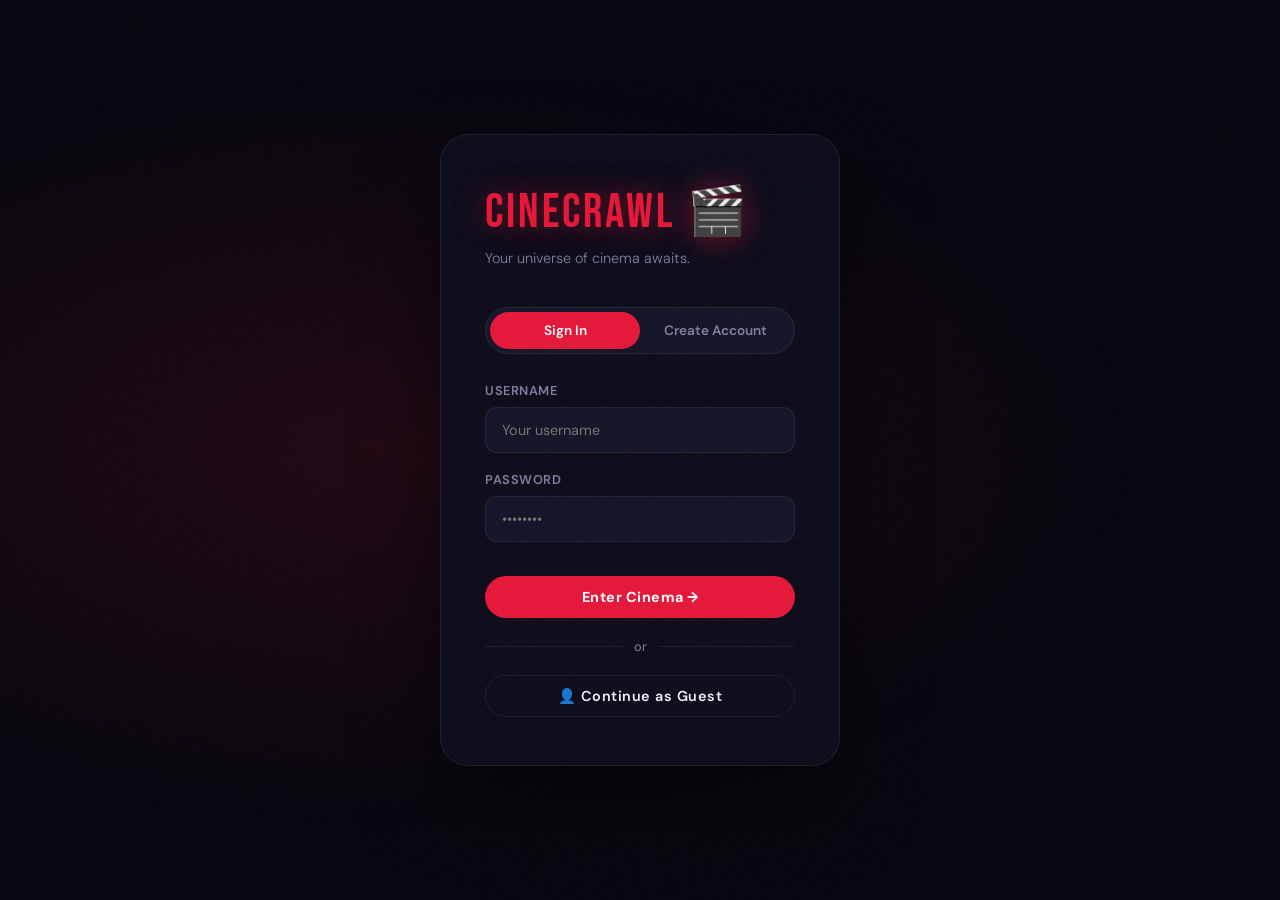
<file: index.html>
<!DOCTYPE html>
<html lang="en">
<head>
  <meta charset="UTF-8">
  <meta name="viewport" content="width=device-width, initial-scale=1">
  <title>CineCrawl | Home</title>
  <link rel="stylesheet" href="style.css">
  <script src="script.js"></script>
</head>
<body>

  <!-- NAVBAR -->
  <nav class="navbar">
    <a href="index.html" class="logo">CineCrawl 🎬</a>
    <div class="nav-links">
      <a href="index.html" class="active">Home</a>
      <a href="crawl.html">The Crawl</a>
      <a href="chatrooms.html">CineRooms</a>
      <div class="nav-search">
        <span class="search-icon">🔍</span>
        <input type="text" id="searchInput" placeholder="Search movies...">
        <div class="search-dropdown" id="searchDropdown"></div>
      </div>
    </div>
    <div style="display:flex; align-items:center; gap:14px;">
      <a href="profile.html">
        <img id="navAvatar" src="" style="width:34px; height:34px; border-radius:50%; border:2px solid var(--neon-red);">
      </a>
      <button onclick="logout()" class="btn-outline" style="padding:8px 16px; font-size:0.8rem;">Logout</button>
    </div>
  </nav>

  <!-- HERO SECTION -->
  <div class="hero" style="padding-top:120px;">
    <p style="font-size:0.8rem; letter-spacing:3px; color:var(--neon-red); font-weight:700; margin-bottom:12px;">WELCOME TO</p>
    <h1 class="hero-tagline">Your <span>Cinema</span><br>Universe</h1>
    <p class="hero-sub">Discover films by mood, franchise, or vibe. Built for the serious movie lover.</p>
    <div style="display:flex; gap:14px; flex-wrap:wrap;">
      <a href="crawl.html" class="btn-glow">Start The Crawl →</a>
      <a href="profile.html" class="btn-outline">My Profile</a>
    </div>
  </div>

  <!-- STUDIOS / FRANCHISES SECTION -->
  <div class="studio-section">
    <h2 class="section-title">🎬 Explore <span>Universes</span></h2>
    <div class="studio-grid" id="studioGrid"></div>
  </div>

  <!-- TRENDING THIS WEEK -->
  <section class="row">
    <div class="row-header">
      <h2 class="section-title" style="margin:0;">🔥 Trending <span>This Week</span></h2>
      <a href="results.html?mode=trending" class="see-all">See All →</a>
    </div>
    <div class="horizontal-scroll" id="trendingRow">
      <div class="loader"><span></span><span></span><span></span></div>
    </div>
  </section>

  <!-- TOP RATED -->
  <section class="row">
    <div class="row-header">
      <h2 class="section-title" style="margin:0;">⭐ Top <span>Rated</span></h2>
      <a href="results.html?mode=toprated" class="see-all">See All →</a>
    </div>
    <div class="horizontal-scroll" id="topRatedRow">
      <div class="loader"><span></span><span></span><span></span></div>
    </div>
  </section>

  <!-- EVERGREEN MOVIES -->
  <div class="studio-section" style="padding-top:0;">
    <div style="display:flex; align-items:flex-end; justify-content:space-between; margin-bottom:24px; flex-wrap:wrap; gap:12px;">
      <div>
        <h2 class="section-title" style="margin-bottom:4px;">🌿 <span>Evergreen</span> Movies</h2>
        <p style="color:var(--muted); font-size:0.87rem; font-weight:300;">Timeless classics that never get old — watch them any time, any mood</p>
      </div>
    </div>

    <!-- Category filter tabs for evergreen -->
    <div style="display:flex; gap:10px; flex-wrap:wrap; margin-bottom:24px;" id="evergreenTabs">
      <button class="filter-btn active" onclick="switchEvergreen('all',     this)">All Time</button>
      <button class="filter-btn"        onclick="switchEvergreen('bollywood',this)">🎭 Bollywood</button>
      <button class="filter-btn"        onclick="switchEvergreen('hollywood',this)">🎬 Hollywood</button>
      <button class="filter-btn"        onclick="switchEvergreen('family',   this)">👨‍👩‍👧 Family</button>
      <button class="filter-btn"        onclick="switchEvergreen('animated', this)">🎨 Animated</button>
    </div>

    <!-- Evergreen movie cards (hand-picked classics) -->
    <div style="display:grid; grid-template-columns:repeat(auto-fill, minmax(160px,1fr)); gap:16px;" id="evergreenGrid"></div>
  </div>

  <!-- CINEROOMS PREVIEW -->
  <div class="studio-section" style="padding-top:0;">
    <div style="display:flex; align-items:flex-end; justify-content:space-between; margin-bottom:24px; flex-wrap:wrap; gap:12px;">
      <div>
        <h2 class="section-title" style="margin-bottom:4px;">💬 Join <span>CineRooms</span></h2>
        <p style="color:var(--muted); font-size:0.87rem; font-weight:300;">Live communities for every kind of movie fan</p>
      </div>
      <a href="chatrooms.html" class="see-all">Browse All Rooms →</a>
    </div>
    <div style="display:grid; grid-template-columns:repeat(auto-fill, minmax(240px,1fr)); gap:14px;" id="roomsPreview"></div>
    <div style="text-align:center; margin-top:22px;">
      <a href="chatrooms.html" class="btn-glow" style="display:inline-block; text-decoration:none; padding:13px 32px;">＋ Create Your Own Room</a>
    </div>
  </div>

  <!-- NOW PLAYING -->
  <section class="row" style="margin-bottom:80px;">
    <div class="row-header">
      <h2 class="section-title" style="margin:0;">🎟️ Now <span>Playing</span></h2>
    </div>
    <div class="horizontal-scroll" id="nowPlayingRow">
      <div class="loader"><span></span><span></span><span></span></div>
    </div>
  </section>


  <script>
    // List of studios/franchises to show on homepage
    var studios = [
      { id: 420,  name: 'Marvel',       emoji: '🦸' },
      { id: 9993, name: 'DC',           emoji: '🦇' },
      { id: 174,  name: 'Warner Bros',  emoji: '🎥' },
      { id: 521,  name: 'Disney',       emoji: '✨' },
      { id: 33,   name: 'Universal',    emoji: '🌍' },
      { id: 4,    name: 'Paramount',    emoji: '⛰️' },
      { id: 12,   name: 'New Line',     emoji: '💍' },
      { id: 1632, name: 'Lionsgate',    emoji: '🦁' },
      { id: 25,   name: '20th Century', emoji: '🎞️' },
      { id: 7505, name: 'Harry Potter', emoji: '⚡' },
      { id: 923,  name: 'Pixar',        emoji: '🤖' },
      { id: 2,    name: 'Walt Disney',  emoji: '🏰' },
    ];

    // Build the studio grid HTML
    var studioHTML = '';
    for (var i = 0; i < studios.length; i++) {
      var s = studios[i];
      studioHTML += '<div class="studio-bubble" onclick="goToStudio(' + s.id + ', \'' + s.name + '\')">';
      studioHTML += '<span class="studio-emoji">' + s.emoji + '</span>';
      studioHTML += '<span class="studio-name">' + s.name + '</span>';
      studioHTML += '</div>';
    }
    document.getElementById('studioGrid').innerHTML = studioHTML;


    // Load movies from TMDB and put them into a row
    async function loadRow(apiEndpoint, containerId) {
      var data = await tmdbFetch(apiEndpoint);
      var movies = data.results;

      var html = '';
      for (var i = 0; i < movies.length && i < 8; i++)  {
        html += buildCard(movies[i]);
      }
      document.getElementById(containerId).innerHTML = html;
    }

    // Load all three rows
    loadRow('trending/movie/week', 'trendingRow');
    loadRow('movie/top_rated', 'topRatedRow');
    loadRow('movie/now_playing', 'nowPlayingRow');

    // ── EVERGREEN MOVIES ──
    // Hand-picked classic films by category using their TMDB IDs
    var evergreenMovies = [
      // ALL TIME classics
      { id: 278,    title: 'The Shawshank Redemption', year: '1994', emoji: '🏛️',  cat: 'hollywood', poster: '/q6y0Go1tsGEsmtFryDOJo3dEmqu.jpg' },
      { id: 238,    title: 'The Godfather',             year: '1972', emoji: '🤌',  cat: 'hollywood', poster: '/3bhkrj58Vtu7enYsLe1rhdBt4i0.jpg' },
      { id: 424,    title: "Schindler's List",          year: '1993', emoji: '📜',  cat: 'hollywood', poster: '/sF1U4EUQS8YHUYjNl3pMGNIQyr0.jpg' },
      { id: 129,    title: 'Spirited Away',             year: '2001', emoji: '🌊',  cat: 'animated',  poster: '/39wmItIWsg5sZMyRUHLkWBcuVCM.jpg' },
      { id: 19404,  title: 'Dilwale Dulhania Le Jayenge', year: '1995', emoji: '💛', cat: 'bollywood', poster: '/lfRkUr7DYdHldAw3IA0xXHh7Hu3.jpg' },
      { id: 15121,  title: 'Dil Chahta Hai',            year: '2001', emoji: '🎸',  cat: 'bollywood', poster: '/nBEFKpQLqxVZWmkfSTaUlLpXfvY.jpg' },
      { id: 10515,  title: 'Castle in the Sky',         year: '1986', emoji: '🏰',  cat: 'animated',  poster: '/npOnzAbLh6VOIu3naU5g5sGPAbJ.jpg' },
      { id: 120,    title: 'The Lord of the Rings',     year: '2001', emoji: '💍',  cat: 'hollywood', poster: '/6oom5QYQ2yQTMJIbnvbkBL9cHo6.jpg' },
      { id: 862,    title: 'Toy Story',                 year: '1995', emoji: '🤠',  cat: 'family',    poster: '/uXDfjJbdP4ijW5hWSBrPrlKpxab.jpg' },
      { id: 585,    title: 'Monsters, Inc.',            year: '2001', emoji: '👾',  cat: 'family',    poster: '/sgheSKxZkttIe8ONsf2sWXPgip3.jpg' },
      { id: 149870, title: '3 Idiots',                  year: '2009', emoji: '🎓',  cat: 'bollywood', poster: '/66A9MqXZyHKAaU0sK6sHRDLJhtX.jpg' },
      { id: 78,     title: 'Goodfellas',                year: '1990', emoji: '🔫',  cat: 'hollywood', poster: '/aKuFiU82s5ISJpGZp7YkIr3kCUd.jpg' },
      { id: 497,    title: 'The Green Mile',            year: '1999', emoji: '🕯️', cat: 'hollywood', poster: '/8VG8fDNiy50H4FedGwdSVUPoaJe.jpg' },
      { id: 769,    title: 'GoodWill Hunting',          year: '1997', emoji: '📐',  cat: 'hollywood', poster: '/bABCBKYBK7A5G1x0FzoeoNfuj2.jpg' },
      { id: 98,     title: 'Gladiator',                 year: '2000', emoji: '⚔️', cat: 'hollywood', poster: '/ty8TGRuvJLPUmAR1H1nRIsgwvim.jpg' },
      { id: 372058, title: 'Your Name',                 year: '2016', emoji: '🌠',  cat: 'animated',  poster: '/q719jXXEzOoYaps6babgKnONONX.jpg' },
      { id: 264644, title: 'Room',                      year: '2015', emoji: '🚪',  cat: 'hollywood', poster: '/mFQs5HTmMiZMvAuDqJxKSJLsIlF.jpg' },
      { id: 9806,   title: 'The Incredibles',           year: '2004', emoji: '🦸',  cat: 'family',    poster: '/2LqaLgk4Z226KkgPJuiOQ58ShpS.jpg' },
      { id: 12477,  title: 'Grave of the Fireflies',   year: '1988', emoji: '🕯️', cat: 'animated',  poster: '/k9tv1rXZbOhH7eiCk378x61kNQ1.jpg' },
      { id: 121,    title: 'The Lord of the Rings: Two Towers', year: '2002', emoji: '🧙', cat: 'hollywood', poster: '/5VTN0pR8gcqV3EPUHHfMGnJYbd9.jpg' },
    ];

    // Which category is currently showing
    var currentEvergreenCat = 'all';

    // Show evergreen movies filtered by category
    function showEvergreenMovies(cat) {
      var grid = document.getElementById('evergreenGrid');
      grid.innerHTML = '';

      for (var i = 0; i < evergreenMovies.length; i++) {
        var movie = evergreenMovies[i];

        // If a specific category is chosen, skip movies not in it
        if (cat != 'all' && movie.cat != cat) {
          continue;
        }

        var posterUrl = 'https://via.placeholder.com/160x240/10101e/888?text=' + encodeURIComponent(movie.title);
        if (movie.poster != null) {
          posterUrl = 'https://image.tmdb.org/t/p/w300' + movie.poster;
        }

        // Each evergreen card — clicking opens details page
        var cardHTML = '';
        cardHTML += '<div onclick="goToDetails(' + movie.id + ')" style="cursor:pointer; position:relative; border-radius:14px; overflow:hidden; border:1px solid var(--border); background:var(--surface); transition:all 0.25s;" ';
        cardHTML += 'onmouseover="this.style.transform=\'translateY(-6px)\'; this.style.borderColor=\'rgba(229,25,58,0.5)\'; this.style.boxShadow=\'0 16px 40px rgba(0,0,0,0.4)\'" ';
        cardHTML += 'onmouseout="this.style.transform=\'\'; this.style.borderColor=\'var(--border)\'; this.style.boxShadow=\'\'">';

        // Poster image
        cardHTML += '<img src="' + posterUrl + '" style="width:100%; aspect-ratio:2/3; object-fit:cover; display:block;" onerror="this.src=\'https://via.placeholder.com/160x240/10101e/888?text=No+Poster\'">';

        // Classic badge
        cardHTML += '<div style="position:absolute; top:8px; left:8px; background:rgba(245,200,66,0.9); color:#000; font-size:0.62rem; font-weight:800; padding:3px 8px; border-radius:50px; letter-spacing:0.5px;">CLASSIC</div>';

        // Title and year
        cardHTML += '<div style="padding:10px 12px 14px;">';
        cardHTML += '<h4 style="font-size:0.82rem; font-weight:700; margin-bottom:3px; color:var(--text);">' + movie.title + '</h4>';
        cardHTML += '<p style="font-size:0.75rem; color:var(--muted);">' + movie.emoji + ' ' + movie.year + '</p>';
        cardHTML += '</div>';

        cardHTML += '</div>';

        grid.innerHTML += cardHTML;
      }

      // If no movies found for this filter
      if (grid.innerHTML == '') {
        grid.innerHTML = '<p style="color:var(--muted); padding:20px;">No movies found for this category.</p>';
      }
    }

    // Switch evergreen category tab
    function switchEvergreen(cat, buttonEl) {
      currentEvergreenCat = cat;

      // Remove active class from all tab buttons
      var tabs = document.getElementById('evergreenTabs').querySelectorAll('button');
      for (var i = 0; i < tabs.length; i++) {
        tabs[i].classList.remove('active');
      }
      buttonEl.classList.add('active');

      showEvergreenMovies(cat);
    }

    // Show all evergreen movies on page load
    showEvergreenMovies('all');


    // Featured chat rooms preview
    var featuredRooms = [
      { id:'marvel-mcu',   name:'Marvel Universe',  desc:'MCU movies, theories & spoilers',           emoji:'🦸', members:1284, color:'#e23636', hot:true  },
      { id:'dc-fans',      name:'DC Universe',       desc:'Batman, Superman & the DC multiverse',       emoji:'🦇', members:876,  color:'#3b5bdb', hot:false },
      { id:'horror-hub',   name:'Horror Hub',        desc:'Scary movies, slashers & psychological horror', emoji:'💀', members:543, color:'#7b2d8b', hot:false },
      { id:'bollywood',    name:'Bollywood Lounge',  desc:'Hindi cinema classics to blockbusters',     emoji:'🎭', members:721,  color:'#e67e22', hot:false },
      { id:'harry-potter', name:'Potterheads',       desc:'The wizarding world & everything magical',  emoji:'⚡', members:934,  color:'#8B4513', hot:true  },
      { id:'sci-fi',       name:'Sci-Fi Sector',     desc:'Interstellar, dystopias & futuristic worlds', emoji:'🚀', members:612, color:'#00a8e8', hot:false },
    ];

    var roomsHTML = '';
    for (var i = 0; i < featuredRooms.length; i++) {
      var room = featuredRooms[i];

      // Format member count: 1284 → 1.3k
      var membersText = room.members;
      if (room.members >= 1000) {
        membersText = (room.members / 1000).toFixed(1) + 'k';
      }

      // Hot badge HTML
      var hotBadge = '';
      if (room.hot) {
        hotBadge = '<span style="background:var(--neon-red); color:#fff; font-size:0.58rem; font-weight:700; padding:2px 6px; border-radius:50px; margin-left:6px;">HOT</span>';
      }

      roomsHTML += '<a href="chatrooms.html" style="text-decoration:none;">';
      roomsHTML += '<div style="background:var(--surface); border:1px solid var(--border); border-radius:16px; padding:18px; cursor:pointer; transition:all 0.25s;" ';
      roomsHTML += 'onmouseover="this.style.borderColor=\'' + room.color + '\'; this.style.transform=\'translateY(-4px)\'" ';
      roomsHTML += 'onmouseout="this.style.borderColor=\'var(--border)\'; this.style.transform=\'\'">';
      roomsHTML += '<div style="display:flex; align-items:center; gap:12px; margin-bottom:10px;">';
      roomsHTML += '<div style="width:44px; height:44px; border-radius:11px; background:' + room.color + '22; display:flex; align-items:center; justify-content:center; font-size:1.4rem;">' + room.emoji + '</div>';
      roomsHTML += '<div style="font-weight:700; font-size:0.9rem;">' + room.name + hotBadge + '</div>';
      roomsHTML += '</div>';
      roomsHTML += '<p style="font-size:0.8rem; color:var(--muted); margin-bottom:10px;">' + room.desc + '</p>';
      roomsHTML += '<p style="font-size:0.75rem; color:#2ecc71;">● ' + membersText + ' members</p>';
      roomsHTML += '</div>';
      roomsHTML += '</a>';
    }
    document.getElementById('roomsPreview').innerHTML = roomsHTML;


    // Set the nav avatar image
    var username = localStorage.getItem('userSession');
    var profileData = localStorage.getItem('cc_profile_' + username);
    var avatarUrl = 'https://api.dicebear.com/7.x/thumbs/svg?seed=' + username;
    if (profileData != null) {
      var profile = JSON.parse(profileData);
      if (profile.avatarUrl != null) {
        avatarUrl = profile.avatarUrl;
      }
    }
    document.getElementById('navAvatar').src = avatarUrl;

    // Init the search bar
    initSearch();
  </script>

</body>
</html>
</file>
<file: style.css>
@import url('https://fonts.googleapis.com/css2?family=Bebas+Neue&family=DM+Sans:ital,opsz,wght@0,9..40,300;0,9..40,400;0,9..40,600;1,9..40,300&display=swap');

:root {
  --bg: #080810;
  --surface: #10101e;
  --surface2: #16162a;
  --border: rgba(255,255,255,0.07);
  --neon-red: #e5193a;
  --neon-red-dim: rgba(229,25,58,0.18);
  --neon-gold: #f5c842;
  --neon-gold-dim: rgba(245,200,66,0.15);
  --text: #f0f0f8;
  --muted: #8080a0;
  --card-w: 180px;
}

* { margin:0; padding:0; box-sizing:border-box; }

html { scroll-behavior: smooth; }

body {
  background: var(--bg);
  color: var(--text);
  font-family: 'DM Sans', sans-serif;
  min-height: 100vh;
  overflow-x: hidden;
}

/* ── NOISE OVERLAY ── */
body::before {
  content:'';
  position:fixed;
  inset:0;
  background-image: url("data:image/svg+xml,%3Csvg viewBox='0 0 200 200' xmlns='http://www.w3.org/2000/svg'%3E%3Cfilter id='n'%3E%3CfeTurbulence type='fractalNoise' baseFrequency='0.75' numOctaves='4' stitchTiles='stitch'/%3E%3C/filter%3E%3Crect width='100%25' height='100%25' filter='url(%23n)' opacity='0.03'/%3E%3C/svg%3E");
  pointer-events:none;
  z-index:9999;
  opacity:0.4;
}

/* ── NAVBAR ── */
.navbar {
  position: fixed;
  top: 0; left: 0; right: 0;
  z-index: 1000;
  display: flex;
  align-items: center;
  justify-content: space-between;
  padding: 0 5%;
  height: 64px;
  background: rgba(8,8,16,0.85);
  backdrop-filter: blur(20px);
  border-bottom: 1px solid var(--border);
}

.logo {
  font-family: 'Bebas Neue', sans-serif;
  font-size: 1.8rem;
  color: var(--neon-red);
  text-decoration: none;
  letter-spacing: 2px;
  text-shadow: 0 0 20px rgba(229,25,58,0.5);
}

.nav-links { display: flex; gap: 28px; align-items: center; }
.nav-links a {
  color: var(--muted);
  text-decoration: none;
  font-size: 0.9rem;
  font-weight: 600;
  letter-spacing: 0.5px;
  transition: color 0.2s;
}
.nav-links a:hover, .nav-links a.active { color: var(--text); }

.nav-search {
  position: relative;
  display: flex;
  align-items: center;
}
.nav-search input {
  background: var(--surface2);
  border: 1px solid var(--border);
  border-radius: 50px;
  padding: 8px 18px 8px 40px;
  color: var(--text);
  font-family: 'DM Sans', sans-serif;
  font-size: 0.85rem;
  width: 220px;
  transition: width 0.3s, border-color 0.3s;
  outline: none;
}
.nav-search input:focus {
  width: 300px;
  border-color: var(--neon-red);
}
.nav-search .search-icon {
  position: absolute;
  left: 14px;
  color: var(--muted);
  font-size: 0.9rem;
  pointer-events: none;
}

/* Search Dropdown */
.search-dropdown {
  position: absolute;
  top: calc(100% + 10px);
  left: 0;
  right: 0;
  background: var(--surface);
  border: 1px solid var(--border);
  border-radius: 12px;
  overflow: hidden;
  display: none;
  z-index: 9000;
  max-height: 400px;
  overflow-y: auto;
  box-shadow: 0 20px 60px rgba(0,0,0,0.6);
}
.search-dropdown.open { display: block; }
.search-result-item {
  display: flex;
  align-items: center;
  gap: 14px;
  padding: 10px 16px;
  cursor: pointer;
  transition: background 0.15s;
  border-bottom: 1px solid var(--border);
}
.search-result-item:hover { background: var(--surface2); }
.search-result-item img {
  width: 36px; height: 54px;
  object-fit: cover;
  border-radius: 6px;
}
.search-result-info h4 { font-size: 0.85rem; }
.search-result-info p { font-size: 0.75rem; color: var(--muted); }

/* ── HERO ── */
.hero {
  padding: 100px 5% 60px;
  min-height: 100vh;
  display: flex;
  flex-direction: column;
  justify-content: center;
}
.hero-tagline {
  font-family: 'Bebas Neue', sans-serif;
  font-size: clamp(3rem, 8vw, 7rem);
  line-height: 0.95;
  color: var(--text);
  max-width: 700px;
}
.hero-tagline span { color: var(--neon-red); }
.hero-sub {
  color: var(--muted);
  font-size: 1.1rem;
  margin: 20px 0 40px;
  max-width: 480px;
  font-weight: 300;
}

/* ── STUDIO GRID ── */
.studio-section { padding: 60px 5%; }
.section-title {
  font-family: 'Bebas Neue', sans-serif;
  font-size: 1.8rem;
  letter-spacing: 2px;
  margin-bottom: 28px;
  color: var(--text);
}
.section-title span { color: var(--neon-red); }

.studio-grid {
  display: grid;
  grid-template-columns: repeat(auto-fill, minmax(140px, 1fr));
  gap: 14px;
}
.studio-bubble {
  background: var(--surface2);
  border: 1px solid var(--border);
  border-radius: 16px;
  padding: 22px 16px;
  text-align: center;
  cursor: pointer;
  transition: all 0.25s;
  font-weight: 600;
  font-size: 0.9rem;
  letter-spacing: 0.3px;
  position: relative;
  overflow: hidden;
}
.studio-bubble::before {
  content: '';
  position: absolute;
  inset: 0;
  background: linear-gradient(135deg, var(--neon-red-dim), transparent);
  opacity: 0;
  transition: opacity 0.3s;
}
.studio-bubble:hover::before { opacity: 1; }
.studio-bubble:hover {
  border-color: var(--neon-red);
  transform: translateY(-4px);
  box-shadow: 0 12px 32px rgba(229,25,58,0.2);
}
.studio-bubble .studio-emoji { font-size: 1.8rem; display: block; margin-bottom: 8px; }
.studio-bubble .studio-name { font-size: 0.85rem; color: var(--muted); }

/* ── HORIZONTAL SCROLL ROW ── */
.row { padding: 40px 0 40px 5%; }
.row-header {
  display: flex;
  align-items: center;
  justify-content: space-between;
  padding-right: 5%;
  margin-bottom: 20px;
}
.horizontal-scroll {
  display: flex;
  gap: 16px;
  overflow-x: auto;
  padding-bottom: 16px;
  scrollbar-width: thin;
  scrollbar-color: var(--neon-red) transparent;
  -webkit-overflow-scrolling: touch;
  padding-right: 5%;
}
.horizontal-scroll::-webkit-scrollbar { height: 4px; }
.horizontal-scroll::-webkit-scrollbar-track { background: transparent; }
.horizontal-scroll::-webkit-scrollbar-thumb { background: var(--neon-red); border-radius: 4px; }

/* ── CARD ── */
.card {
  flex: 0 0 var(--card-w);
  background: var(--surface);
  border-radius: 14px;
  overflow: hidden;
  cursor: pointer;
  position: relative;
  border: 1px solid var(--border);
  transition: transform 0.25s, box-shadow 0.25s;
  animation: fadeUp 0.4s ease both;
}
.card:hover {
  transform: translateY(-8px);
  box-shadow: 0 20px 48px rgba(0,0,0,0.5);
  border-color: rgba(229,25,58,0.3);
}
.card img {
  width: 100%; aspect-ratio: 2/3; object-fit: cover;
  display: block;
}
.card-info {
  padding: 10px 12px 14px;
}
.card-info h4 {
  font-size: 0.82rem;
  font-weight: 600;
  white-space: nowrap;
  overflow: hidden;
  text-overflow: ellipsis;
  color: var(--text);
}
.card-info p { font-size: 0.75rem; color: var(--muted); margin-top: 3px; }

/* ── HEART ICON ── */
.heart {
  position: absolute;
  top: 10px; right: 10px;
  font-size: 1.3rem;
  cursor: pointer;
  z-index: 10;
  line-height: 1;
  filter: drop-shadow(0 2px 4px rgba(0,0,0,0.8));
  transition: transform 0.2s;
  color: rgba(255,255,255,0.5);
}
.heart:hover { transform: scale(1.2); }
.heart.active { color: var(--neon-red); animation: heartPop 0.3s ease; }

/* ── EYE (WATCHED) ICON ── */
.eye-btn {
  position: absolute;
  top: 10px; left: 10px;
  font-size: 1.1rem;
  cursor: pointer;
  z-index: 10;
  line-height: 1;
  filter: drop-shadow(0 2px 4px rgba(0,0,0,0.8));
  transition: transform 0.2s;
  color: rgba(255,255,255,0.4);
}
.eye-btn:hover { transform: scale(1.2); }
.eye-btn.active { color: var(--neon-gold); animation: heartPop 0.3s ease; }

/* ── SECTION ── */
.section {
  padding: 80px 5%;
  min-height: 100vh;
  display: flex;
  align-items: flex-start;
  flex-direction: column;
  justify-content: center;
}

/* ── CRAWL / INTENSITY ── */
.crawl-container { max-width: 800px; margin: 0 auto; width: 100%; }
.step-indicator {
  display: flex;
  align-items: center;
  gap: 12px;
  margin-bottom: 40px;
}
.step-dot {
  width: 32px; height: 32px;
  border-radius: 50%;
  border: 2px solid var(--border);
  display: flex; align-items: center; justify-content: center;
  font-size: 0.8rem;
  font-weight: 700;
  color: var(--muted);
  transition: all 0.3s;
}
.step-dot.active {
  background: var(--neon-red);
  border-color: var(--neon-red);
  color: #fff;
}
.step-line { flex: 1; height: 2px; background: var(--border); }
.mood-grid {
  display: grid;
  grid-template-columns: repeat(auto-fill, minmax(180px, 1fr));
  gap: 16px;
  margin-top: 40px;
}
.mood-item {
  background: var(--surface2);
  border: 1px solid var(--border);
  border-radius: 20px;
  padding: 32px 20px;
  text-align: center;
  cursor: pointer;
  transition: all 0.25s;
}
.mood-item:hover {
  border-color: var(--neon-red);
  background: var(--neon-red-dim);
  transform: translateY(-6px);
  box-shadow: 0 16px 40px rgba(229,25,58,0.18);
}
.mood-item .emoji { font-size: 2.4rem; margin-bottom: 12px; }
.mood-item p { font-weight: 600; font-size: 0.95rem; }
.mood-item small { color: var(--muted); font-size: 0.8rem; }

/* ── RESULTS GRID ── */
.results-section { padding: 100px 5% 60px; }
.results-header { margin-bottom: 40px; }
.results-grid {
  display: grid;
  grid-template-columns: repeat(auto-fill, minmax(var(--card-w), 1fr));
  gap: 20px;
}

/* ── DETAILS ── */
.detail-hero {
  min-height: 100vh;
  padding-top: 64px;
  position: relative;
  overflow: hidden;
}
.detail-backdrop {
  position: absolute;
  inset: 0;
  background-size: cover;
  background-position: center;
  filter: blur(20px) brightness(0.25);
  transform: scale(1.1);
}
.detail-content {
  position: relative;
  z-index: 1;
  display: flex;
  gap: 48px;
  padding: 80px 5%;
  flex-wrap: wrap;
  align-items: flex-start;
}
.detail-poster {
  width: 280px;
  border-radius: 20px;
  border: 2px solid var(--neon-red);
  flex-shrink: 0;
  box-shadow: 0 30px 80px rgba(0,0,0,0.7);
}
.detail-info { flex: 1; min-width: 300px; }
.detail-title {
  font-family: 'Bebas Neue', sans-serif;
  font-size: clamp(2.5rem, 5vw, 4.5rem);
  line-height: 1;
  margin-bottom: 16px;
}
.detail-meta { display: flex; gap: 12px; flex-wrap: wrap; margin-bottom: 20px; }
.badge {
  background: var(--surface2);
  border: 1px solid var(--border);
  border-radius: 50px;
  padding: 6px 16px;
  font-size: 0.8rem;
  color: var(--muted);
}
.badge.gold { border-color: var(--neon-gold); color: var(--neon-gold); }
.detail-overview { color: #bbb; line-height: 1.7; font-weight: 300; max-width: 600px; margin-bottom: 28px; }
.detail-actions { display: flex; gap: 14px; flex-wrap: wrap; }

/* ── RATING PANEL ── */
.rating-panel {
  background: var(--surface);
  border: 1px solid var(--border);
  border-radius: 24px;
  padding: 36px;
  margin: 40px 5%;
}
.rating-panel h3 { margin-bottom: 20px; font-family: 'Bebas Neue', sans-serif; letter-spacing: 1px; font-size: 1.4rem; }
.slider {
  width: 100%;
  -webkit-appearance: none;
  height: 4px;
  border-radius: 4px;
  background: var(--border);
  outline: none;
  margin: 16px 0;
}
.slider::-webkit-slider-thumb {
  -webkit-appearance: none;
  width: 20px; height: 20px;
  border-radius: 50%;
  background: var(--neon-red);
  cursor: pointer;
  box-shadow: 0 0 12px rgba(229,25,58,0.5);
}
textarea#rev {
  width: 100%;
  background: var(--surface2);
  border: 1px solid var(--border);
  border-radius: 12px;
  padding: 14px;
  color: var(--text);
  font-family: 'DM Sans', sans-serif;
  font-size: 0.9rem;
  resize: vertical;
  min-height: 100px;
  outline: none;
  margin-top: 12px;
  transition: border-color 0.2s;
}
textarea#rev:focus { border-color: var(--neon-red); }

/* ── BUTTONS ── */
.btn-glow {
  background: var(--neon-red);
  color: #fff;
  border: none;
  border-radius: 50px;
  padding: 12px 30px;
  font-family: 'DM Sans', sans-serif;
  font-weight: 700;
  font-size: 0.9rem;
  cursor: pointer;
  letter-spacing: 0.5px;
  transition: all 0.25s;
  position: relative;
  overflow: hidden;
}
.btn-glow::after {
  content: '';
  position: absolute;
  inset: 0;
  background: rgba(255,255,255,0);
  transition: background 0.2s;
}
.btn-glow:hover {
  box-shadow: 0 0 24px rgba(229,25,58,0.5);
  transform: translateY(-2px);
}
.btn-glow:hover::after { background: rgba(255,255,255,0.08); }
.btn-outline {
  background: transparent;
  color: var(--text);
  border: 1.5px solid var(--border);
  border-radius: 50px;
  padding: 11px 28px;
  font-family: 'DM Sans', sans-serif;
  font-weight: 600;
  font-size: 0.9rem;
  cursor: pointer;
  letter-spacing: 0.5px;
  transition: all 0.25s;
}
.btn-outline:hover {
  border-color: var(--neon-red);
  color: var(--neon-red);
}

/* ── LOGIN ── */
.login-page {
  min-height: 100vh;
  display: flex;
  align-items: center;
  justify-content: center;
  position: relative;
  overflow: hidden;
}
.login-bg {
  position: fixed;
  inset: 0;
  background: radial-gradient(ellipse at 30% 50%, rgba(229,25,58,0.12), transparent 60%),
              radial-gradient(ellipse at 70% 20%, rgba(245,200,66,0.07), transparent 50%);
}
.login-card {
  background: rgba(16,16,30,0.9);
  border: 1px solid var(--border);
  border-radius: 28px;
  padding: 52px 48px;
  width: 420px;
  max-width: 90vw;
  position: relative;
  z-index: 1;
  backdrop-filter: blur(20px);
  box-shadow: 0 40px 100px rgba(0,0,0,0.5);
}
.login-logo {
  font-family: 'Bebas Neue', sans-serif;
  font-size: 3rem;
  color: var(--neon-red);
  letter-spacing: 3px;
  text-shadow: 0 0 30px rgba(229,25,58,0.5);
  margin-bottom: 8px;
}
.login-sub { color: var(--muted); font-size: 0.9rem; margin-bottom: 40px; font-weight: 300; }
.tab-switch {
  display: flex;
  background: var(--surface2);
  border-radius: 50px;
  padding: 4px;
  margin-bottom: 28px;
  border: 1px solid var(--border);
}
.tab-btn {
  flex: 1;
  padding: 10px;
  border: none;
  background: transparent;
  color: var(--muted);
  font-family: 'DM Sans', sans-serif;
  font-weight: 600;
  font-size: 0.85rem;
  border-radius: 50px;
  cursor: pointer;
  transition: all 0.25s;
}
.tab-btn.active {
  background: var(--neon-red);
  color: #fff;
}
.form-group { margin-bottom: 18px; }
.form-group label { font-size: 0.8rem; font-weight: 600; color: var(--muted); letter-spacing: 0.5px; display: block; margin-bottom: 8px; }
.form-input {
  width: 100%;
  background: var(--surface2);
  border: 1px solid var(--border);
  border-radius: 12px;
  padding: 13px 16px;
  color: var(--text);
  font-family: 'DM Sans', sans-serif;
  font-size: 0.9rem;
  outline: none;
  transition: border-color 0.2s;
}
.form-input:focus { border-color: var(--neon-red); }
.login-error { color: var(--neon-red); font-size: 0.82rem; margin-bottom: 12px; display: none; }
.login-error.show { display: block; }

/* ── PROFILE ── */
.profile-page { padding: 100px 5% 60px; }
.profile-header {
  display: flex;
  gap: 40px;
  align-items: flex-end;
  margin-bottom: 60px;
  flex-wrap: wrap;
}
.avatar-wrap {
  position: relative;
  width: 120px; height: 120px;
}
.avatar-wrap img {
  width: 120px; height: 120px;
  border-radius: 50%;
  object-fit: cover;
  border: 3px solid var(--neon-red);
}
.avatar-change {
  position: absolute;
  inset: 0;
  border-radius: 50%;
  background: rgba(0,0,0,0.6);
  display: flex;
  align-items: center;
  justify-content: center;
  cursor: pointer;
  opacity: 0;
  transition: opacity 0.2s;
  font-size: 1.5rem;
}
.avatar-wrap:hover .avatar-change { opacity: 1; }
.profile-meta h2 { font-family: 'Bebas Neue', sans-serif; font-size: 2.5rem; }
.profile-meta p { color: var(--muted); font-size: 0.9rem; margin-top: 4px; }
.profile-stats { display: flex; gap: 30px; margin-top: 16px; }
.stat-box { text-align: center; }
.stat-box .num { font-family: 'Bebas Neue', sans-serif; font-size: 1.8rem; color: var(--neon-red); }
.stat-box .lbl { font-size: 0.75rem; color: var(--muted); }
.profile-form {
  display: grid;
  grid-template-columns: 1fr 1fr;
  gap: 16px;
  margin-bottom: 50px;
}
@media(max-width: 600px) { .profile-form { grid-template-columns: 1fr; } }
.profile-section-title {
  font-family: 'Bebas Neue', sans-serif;
  font-size: 1.6rem;
  letter-spacing: 1px;
  margin: 40px 0 20px;
}
.profile-section-title span { color: var(--neon-red); }

/* ── TOAST ── */
.toast {
  position: fixed;
  bottom: 30px; right: 30px;
  background: var(--surface);
  border: 1px solid var(--neon-red);
  color: var(--text);
  padding: 14px 22px;
  border-radius: 12px;
  font-size: 0.88rem;
  z-index: 9000;
  animation: slideUp 0.3s ease;
  box-shadow: 0 8px 32px rgba(0,0,0,0.4);
}
.toast.hide { animation: slideDown 0.3s ease forwards; }

/* ── MODAL / OVERLAY ── */
.modal-overlay {
  position: fixed;
  inset: 0;
  background: rgba(0,0,0,0.8);
  z-index: 5000;
  display: flex;
  align-items: center;
  justify-content: center;
  backdrop-filter: blur(6px);
  animation: fadeIn 0.2s ease;
}
.modal {
  background: var(--surface);
  border: 1px solid var(--border);
  border-radius: 24px;
  padding: 40px;
  width: 500px;
  max-width: 90vw;
  max-height: 85vh;
  overflow-y: auto;
}
.modal h2 { font-family: 'Bebas Neue', sans-serif; font-size: 2rem; margin-bottom: 24px; }
.modal-close {
  position: absolute;
  top: 20px; right: 20px;
  background: var(--surface2);
  border: none;
  color: var(--muted);
  width: 36px; height: 36px;
  border-radius: 50%;
  font-size: 1rem;
  cursor: pointer;
  transition: color 0.2s;
}
.modal-close:hover { color: var(--text); }

/* ── TAGS (genre multi-select) ── */
.tag-group { display: flex; gap: 10px; flex-wrap: wrap; margin-top: 10px; }
.tag {
  background: var(--surface2);
  border: 1px solid var(--border);
  border-radius: 50px;
  padding: 7px 16px;
  font-size: 0.82rem;
  cursor: pointer;
  transition: all 0.2s;
  color: var(--muted);
}
.tag:hover, .tag.active {
  border-color: var(--neon-red);
  color: var(--neon-red);
  background: var(--neon-red-dim);
}

/* ── LOADER ── */
.loader {
  display: flex;
  gap: 8px;
  justify-content: center;
  padding: 60px;
}
.loader span {
  width: 10px; height: 10px;
  background: var(--neon-red);
  border-radius: 50%;
  animation: bounce 0.8s ease infinite alternate;
}
.loader span:nth-child(2) { animation-delay: 0.15s; }
.loader span:nth-child(3) { animation-delay: 0.3s; }

/* ── ANIMATIONS ── */
@keyframes heartPop {
  0% { transform: scale(1); }
  50% { transform: scale(1.5); }
  100% { transform: scale(1); }
}
@keyframes fadeUp {
  from { opacity:0; transform: translateY(20px); }
  to { opacity:1; transform: translateY(0); }
}
@keyframes fadeIn {
  from { opacity: 0; }
  to { opacity: 1; }
}
@keyframes slideUp {
  from { opacity:0; transform: translateY(20px); }
  to { opacity:1; transform: translateY(0); }
}
@keyframes slideDown {
  from { opacity:1; transform: translateY(0); }
  to { opacity:0; transform: translateY(20px); }
}
@keyframes bounce {
  from { transform: translateY(0); opacity: 0.4; }
  to { transform: translateY(-14px); opacity: 1; }
}

/* ── MISC ── */
.see-all {
  font-size: 0.82rem;
  color: var(--neon-red);
  text-decoration: none;
  font-weight: 700;
  letter-spacing: 0.5px;
}
.empty-state {
  padding: 60px;
  text-align: center;
  color: var(--muted);
}
.empty-state .empty-icon { font-size: 3rem; margin-bottom: 12px; }
hr.divider { border: none; border-top: 1px solid var(--border); margin: 40px 0; }

/* Filter bar */
.filter-bar {
  display: flex;
  gap: 10px;
  flex-wrap: wrap;
  margin-bottom: 32px;
}
.filter-btn {
  background: var(--surface2);
  border: 1px solid var(--border);
  border-radius: 50px;
  padding: 8px 20px;
  color: var(--muted);
  font-family: 'DM Sans', sans-serif;
  font-size: 0.82rem;
  font-weight: 600;
  cursor: pointer;
  transition: all 0.2s;
}
.filter-btn:hover, .filter-btn.active {
  border-color: var(--neon-red);
  color: var(--neon-red);
}

/* Responsive */
@media(max-width: 768px) {
  .nav-search input { width: 160px; }
  .nav-search input:focus { width: 200px; }
  .profile-header { flex-direction: column; align-items: flex-start; }
}
/* MOBILE NAVBAR */
@media (max-width:768px){

  .navbar{
    padding:12px 20px;
    height:auto;
    flex-wrap:wrap;
    gap:12px;
  }

  .logo{
    font-size:1.5rem;
  }

  .nav-links{
    width:100%;
    order:3;
    justify-content:center;
    gap:18px;
    flex-wrap:wrap;
  }

  .nav-links a{
    font-size:0.85rem;
  }

  .nav-search{
    width:100%;
    order:4;
    justify-content:center;
  }

  .nav-search input{
    width:100%;
    max-width:260px;
  }

  .nav-search input:focus{
    width:100%;
    max-width:260px;
  }

  #navAvatar{
    width:30px !important;
    height:30px !important;
  }
}
</file>
<file: project/style.css>
@import url('https://fonts.googleapis.com/css2?family=Bebas+Neue&family=DM+Sans:ital,opsz,wght@0,9..40,300;0,9..40,400;0,9..40,600;1,9..40,300&display=swap');

:root {
  --bg: #080810;
  --surface: #10101e;
  --surface2: #16162a;
  --border: rgba(255,255,255,0.07);
  --neon-red: #e5193a;
  --neon-red-dim: rgba(229,25,58,0.18);
  --neon-gold: #f5c842;
  --neon-gold-dim: rgba(245,200,66,0.15);
  --text: #f0f0f8;
  --muted: #8080a0;
  --card-w: 180px;
}

* { margin:0; padding:0; box-sizing:border-box; }

html { scroll-behavior: smooth; }

body {
  background: var(--bg);
  color: var(--text);
  font-family: 'DM Sans', sans-serif;
  min-height: 100vh;
  overflow-x: hidden;
}

/* ── NOISE OVERLAY ── */
body::before {
  content:'';
  position:fixed;
  inset:0;
  background-image: url("data:image/svg+xml,%3Csvg viewBox='0 0 200 200' xmlns='http://www.w3.org/2000/svg'%3E%3Cfilter id='n'%3E%3CfeTurbulence type='fractalNoise' baseFrequency='0.75' numOctaves='4' stitchTiles='stitch'/%3E%3C/filter%3E%3Crect width='100%25' height='100%25' filter='url(%23n)' opacity='0.03'/%3E%3C/svg%3E");
  pointer-events:none;
  z-index:9999;
  opacity:0.4;
}

/* ── NAVBAR ── */
.navbar {
  position: fixed;
  top: 0; left: 0; right: 0;
  z-index: 1000;
  display: flex;
  align-items: center;
  justify-content: space-between;
  padding: 0 5%;
  height: 64px;
  background: rgba(8,8,16,0.85);
  backdrop-filter: blur(20px);
  border-bottom: 1px solid var(--border);
}

.logo {
  font-family: 'Bebas Neue', sans-serif;
  font-size: 1.8rem;
  color: var(--neon-red);
  text-decoration: none;
  letter-spacing: 2px;
  text-shadow: 0 0 20px rgba(229,25,58,0.5);
}

.nav-links { display: flex; gap: 28px; align-items: center; }
.nav-links a {
  color: var(--muted);
  text-decoration: none;
  font-size: 0.9rem;
  font-weight: 600;
  letter-spacing: 0.5px;
  transition: color 0.2s;
}
.nav-links a:hover, .nav-links a.active { color: var(--text); }

.nav-search {
  position: relative;
  display: flex;
  align-items: center;
}
.nav-search input {
  background: var(--surface2);
  border: 1px solid var(--border);
  border-radius: 50px;
  padding: 8px 18px 8px 40px;
  color: var(--text);
  font-family: 'DM Sans', sans-serif;
  font-size: 0.85rem;
  width: 220px;
  transition: width 0.3s, border-color 0.3s;
  outline: none;
}
.nav-search input:focus {
  width: 300px;
  border-color: var(--neon-red);
}
.nav-search .search-icon {
  position: absolute;
  left: 14px;
  color: var(--muted);
  font-size: 0.9rem;
  pointer-events: none;
}

/* Search Dropdown */
.search-dropdown {
  position: absolute;
  top: calc(100% + 10px);
  left: 0;
  right: 0;
  background: var(--surface);
  border: 1px solid var(--border);
  border-radius: 12px;
  overflow: hidden;
  display: none;
  z-index: 9000;
  max-height: 400px;
  overflow-y: auto;
  box-shadow: 0 20px 60px rgba(0,0,0,0.6);
}
.search-dropdown.open { display: block; }
.search-result-item {
  display: flex;
  align-items: center;
  gap: 14px;
  padding: 10px 16px;
  cursor: pointer;
  transition: background 0.15s;
  border-bottom: 1px solid var(--border);
}
.search-result-item:hover { background: var(--surface2); }
.search-result-item img {
  width: 36px; height: 54px;
  object-fit: cover;
  border-radius: 6px;
}
.search-result-info h4 { font-size: 0.85rem; }
.search-result-info p { font-size: 0.75rem; color: var(--muted); }

/* ── HERO ── */
.hero {
  padding: 100px 5% 60px;
  min-height: 100vh;
  display: flex;
  flex-direction: column;
  justify-content: center;
}
.hero-tagline {
  font-family: 'Bebas Neue', sans-serif;
  font-size: clamp(3rem, 8vw, 7rem);
  line-height: 0.95;
  color: var(--text);
  max-width: 700px;
}
.hero-tagline span { color: var(--neon-red); }
.hero-sub {
  color: var(--muted);
  font-size: 1.1rem;
  margin: 20px 0 40px;
  max-width: 480px;
  font-weight: 300;
}

/* ── STUDIO GRID ── */
.studio-section { padding: 60px 5%; }
.section-title {
  font-family: 'Bebas Neue', sans-serif;
  font-size: 1.8rem;
  letter-spacing: 2px;
  margin-bottom: 28px;
  color: var(--text);
}
.section-title span { color: var(--neon-red); }

.studio-grid {
  display: grid;
  grid-template-columns: repeat(auto-fill, minmax(140px, 1fr));
  gap: 14px;
}
.studio-bubble {
  background: var(--surface2);
  border: 1px solid var(--border);
  border-radius: 16px;
  padding: 22px 16px;
  text-align: center;
  cursor: pointer;
  transition: all 0.25s;
  font-weight: 600;
  font-size: 0.9rem;
  letter-spacing: 0.3px;
  position: relative;
  overflow: hidden;
}
.studio-bubble::before {
  content: '';
  position: absolute;
  inset: 0;
  background: linear-gradient(135deg, var(--neon-red-dim), transparent);
  opacity: 0;
  transition: opacity 0.3s;
}
.studio-bubble:hover::before { opacity: 1; }
.studio-bubble:hover {
  border-color: var(--neon-red);
  transform: translateY(-4px);
  box-shadow: 0 12px 32px rgba(229,25,58,0.2);
}
.studio-bubble .studio-emoji { font-size: 1.8rem; display: block; margin-bottom: 8px; }
.studio-bubble .studio-name { font-size: 0.85rem; color: var(--muted); }

/* ── HORIZONTAL SCROLL ROW ── */
.row { padding: 40px 0 40px 5%; }
.row-header {
  display: flex;
  align-items: center;
  justify-content: space-between;
  padding-right: 5%;
  margin-bottom: 20px;
}
.horizontal-scroll {
  display: flex;
  gap: 16px;
  overflow-x: auto;
  padding-bottom: 16px;
  scrollbar-width: thin;
  scrollbar-color: var(--neon-red) transparent;
  -webkit-overflow-scrolling: touch;
  padding-right: 5%;
}
.horizontal-scroll::-webkit-scrollbar { height: 4px; }
.horizontal-scroll::-webkit-scrollbar-track { background: transparent; }
.horizontal-scroll::-webkit-scrollbar-thumb { background: var(--neon-red); border-radius: 4px; }

/* ── CARD ── */
.card {
  flex: 0 0 var(--card-w);
  background: var(--surface);
  border-radius: 14px;
  overflow: hidden;
  cursor: pointer;
  position: relative;
  border: 1px solid var(--border);
  transition: transform 0.25s, box-shadow 0.25s;
  animation: fadeUp 0.4s ease both;
}
.card:hover {
  transform: translateY(-8px);
  box-shadow: 0 20px 48px rgba(0,0,0,0.5);
  border-color: rgba(229,25,58,0.3);
}
.card img {
  width: 100%; aspect-ratio: 2/3; object-fit: cover;
  display: block;
}
.card-info {
  padding: 10px 12px 14px;
}
.card-info h4 {
  font-size: 0.82rem;
  font-weight: 600;
  white-space: nowrap;
  overflow: hidden;
  text-overflow: ellipsis;
  color: var(--text);
}
.card-info p { font-size: 0.75rem; color: var(--muted); margin-top: 3px; }

/* ── HEART ICON ── */
.heart {
  position: absolute;
  top: 10px; right: 10px;
  font-size: 1.3rem;
  cursor: pointer;
  z-index: 10;
  line-height: 1;
  filter: drop-shadow(0 2px 4px rgba(0,0,0,0.8));
  transition: transform 0.2s;
  color: rgba(255,255,255,0.5);
}
.heart:hover { transform: scale(1.2); }
.heart.active { color: var(--neon-red); animation: heartPop 0.3s ease; }

/* ── EYE (WATCHED) ICON ── */
.eye-btn {
  position: absolute;
  top: 10px; left: 10px;
  font-size: 1.1rem;
  cursor: pointer;
  z-index: 10;
  line-height: 1;
  filter: drop-shadow(0 2px 4px rgba(0,0,0,0.8));
  transition: transform 0.2s;
  color: rgba(255,255,255,0.4);
}
.eye-btn:hover { transform: scale(1.2); }
.eye-btn.active { color: var(--neon-gold); animation: heartPop 0.3s ease; }

/* ── SECTION ── */
.section {
  padding: 80px 5%;
  min-height: 100vh;
  display: flex;
  align-items: flex-start;
  flex-direction: column;
  justify-content: center;
}

/* ── CRAWL / INTENSITY ── */
.crawl-container { max-width: 800px; margin: 0 auto; width: 100%; }
.step-indicator {
  display: flex;
  align-items: center;
  gap: 12px;
  margin-bottom: 40px;
}
.step-dot {
  width: 32px; height: 32px;
  border-radius: 50%;
  border: 2px solid var(--border);
  display: flex; align-items: center; justify-content: center;
  font-size: 0.8rem;
  font-weight: 700;
  color: var(--muted);
  transition: all 0.3s;
}
.step-dot.active {
  background: var(--neon-red);
  border-color: var(--neon-red);
  color: #fff;
}
.step-line { flex: 1; height: 2px; background: var(--border); }
.mood-grid {
  display: grid;
  grid-template-columns: repeat(auto-fill, minmax(180px, 1fr));
  gap: 16px;
  margin-top: 40px;
}
.mood-item {
  background: var(--surface2);
  border: 1px solid var(--border);
  border-radius: 20px;
  padding: 32px 20px;
  text-align: center;
  cursor: pointer;
  transition: all 0.25s;
}
.mood-item:hover {
  border-color: var(--neon-red);
  background: var(--neon-red-dim);
  transform: translateY(-6px);
  box-shadow: 0 16px 40px rgba(229,25,58,0.18);
}
.mood-item .emoji { font-size: 2.4rem; margin-bottom: 12px; }
.mood-item p { font-weight: 600; font-size: 0.95rem; }
.mood-item small { color: var(--muted); font-size: 0.8rem; }

/* ── RESULTS GRID ── */
.results-section { padding: 100px 5% 60px; }
.results-header { margin-bottom: 40px; }
.results-grid {
  display: grid;
  grid-template-columns: repeat(auto-fill, minmax(var(--card-w), 1fr));
  gap: 20px;
}

/* ── DETAILS ── */
.detail-hero {
  min-height: 100vh;
  padding-top: 64px;
  position: relative;
  overflow: hidden;
}
.detail-backdrop {
  position: absolute;
  inset: 0;
  background-size: cover;
  background-position: center;
  filter: blur(20px) brightness(0.25);
  transform: scale(1.1);
}
.detail-content {
  position: relative;
  z-index: 1;
  display: flex;
  gap: 48px;
  padding: 80px 5%;
  flex-wrap: wrap;
  align-items: flex-start;
}
.detail-poster {
  width: 280px;
  border-radius: 20px;
  border: 2px solid var(--neon-red);
  flex-shrink: 0;
  box-shadow: 0 30px 80px rgba(0,0,0,0.7);
}
.detail-info { flex: 1; min-width: 300px; }
.detail-title {
  font-family: 'Bebas Neue', sans-serif;
  font-size: clamp(2.5rem, 5vw, 4.5rem);
  line-height: 1;
  margin-bottom: 16px;
}
.detail-meta { display: flex; gap: 12px; flex-wrap: wrap; margin-bottom: 20px; }
.badge {
  background: var(--surface2);
  border: 1px solid var(--border);
  border-radius: 50px;
  padding: 6px 16px;
  font-size: 0.8rem;
  color: var(--muted);
}
.badge.gold { border-color: var(--neon-gold); color: var(--neon-gold); }
.detail-overview { color: #bbb; line-height: 1.7; font-weight: 300; max-width: 600px; margin-bottom: 28px; }
.detail-actions { display: flex; gap: 14px; flex-wrap: wrap; }

/* ── RATING PANEL ── */
.rating-panel {
  background: var(--surface);
  border: 1px solid var(--border);
  border-radius: 24px;
  padding: 36px;
  margin: 40px 5%;
}
.rating-panel h3 { margin-bottom: 20px; font-family: 'Bebas Neue', sans-serif; letter-spacing: 1px; font-size: 1.4rem; }
.slider {
  width: 100%;
  -webkit-appearance: none;
  height: 4px;
  border-radius: 4px;
  background: var(--border);
  outline: none;
  margin: 16px 0;
}
.slider::-webkit-slider-thumb {
  -webkit-appearance: none;
  width: 20px; height: 20px;
  border-radius: 50%;
  background: var(--neon-red);
  cursor: pointer;
  box-shadow: 0 0 12px rgba(229,25,58,0.5);
}
textarea#rev {
  width: 100%;
  background: var(--surface2);
  border: 1px solid var(--border);
  border-radius: 12px;
  padding: 14px;
  color: var(--text);
  font-family: 'DM Sans', sans-serif;
  font-size: 0.9rem;
  resize: vertical;
  min-height: 100px;
  outline: none;
  margin-top: 12px;
  transition: border-color 0.2s;
}
textarea#rev:focus { border-color: var(--neon-red); }

/* ── BUTTONS ── */
.btn-glow {
  background: var(--neon-red);
  color: #fff;
  border: none;
  border-radius: 50px;
  padding: 12px 30px;
  font-family: 'DM Sans', sans-serif;
  font-weight: 700;
  font-size: 0.9rem;
  cursor: pointer;
  letter-spacing: 0.5px;
  transition: all 0.25s;
  position: relative;
  overflow: hidden;
}
.btn-glow::after {
  content: '';
  position: absolute;
  inset: 0;
  background: rgba(255,255,255,0);
  transition: background 0.2s;
}
.btn-glow:hover {
  box-shadow: 0 0 24px rgba(229,25,58,0.5);
  transform: translateY(-2px);
}
.btn-glow:hover::after { background: rgba(255,255,255,0.08); }
.btn-outline {
  background: transparent;
  color: var(--text);
  border: 1.5px solid var(--border);
  border-radius: 50px;
  padding: 11px 28px;
  font-family: 'DM Sans', sans-serif;
  font-weight: 600;
  font-size: 0.9rem;
  cursor: pointer;
  letter-spacing: 0.5px;
  transition: all 0.25s;
}
.btn-outline:hover {
  border-color: var(--neon-red);
  color: var(--neon-red);
}

/* ── LOGIN ── */
.login-page {
  min-height: 100vh;
  display: flex;
  align-items: center;
  justify-content: center;
  position: relative;
  overflow: hidden;
}
.login-bg {
  position: fixed;
  inset: 0;
  background: radial-gradient(ellipse at 30% 50%, rgba(229,25,58,0.12), transparent 60%),
              radial-gradient(ellipse at 70% 20%, rgba(245,200,66,0.07), transparent 50%);
}
.login-card {
  background: rgba(16,16,30,0.9);
  border: 1px solid var(--border);
  border-radius: 28px;
  padding: 52px 48px;
  width: 420px;
  max-width: 90vw;
  position: relative;
  z-index: 1;
  backdrop-filter: blur(20px);
  box-shadow: 0 40px 100px rgba(0,0,0,0.5);
}
.login-logo {
  font-family: 'Bebas Neue', sans-serif;
  font-size: 3rem;
  color: var(--neon-red);
  letter-spacing: 3px;
  text-shadow: 0 0 30px rgba(229,25,58,0.5);
  margin-bottom: 8px;
}
.login-sub { color: var(--muted); font-size: 0.9rem; margin-bottom: 40px; font-weight: 300; }
.tab-switch {
  display: flex;
  background: var(--surface2);
  border-radius: 50px;
  padding: 4px;
  margin-bottom: 28px;
  border: 1px solid var(--border);
}
.tab-btn {
  flex: 1;
  padding: 10px;
  border: none;
  background: transparent;
  color: var(--muted);
  font-family: 'DM Sans', sans-serif;
  font-weight: 600;
  font-size: 0.85rem;
  border-radius: 50px;
  cursor: pointer;
  transition: all 0.25s;
}
.tab-btn.active {
  background: var(--neon-red);
  color: #fff;
}
.form-group { margin-bottom: 18px; }
.form-group label { font-size: 0.8rem; font-weight: 600; color: var(--muted); letter-spacing: 0.5px; display: block; margin-bottom: 8px; }
.form-input {
  width: 100%;
  background: var(--surface2);
  border: 1px solid var(--border);
  border-radius: 12px;
  padding: 13px 16px;
  color: var(--text);
  font-family: 'DM Sans', sans-serif;
  font-size: 0.9rem;
  outline: none;
  transition: border-color 0.2s;
}
.form-input:focus { border-color: var(--neon-red); }
.login-error { color: var(--neon-red); font-size: 0.82rem; margin-bottom: 12px; display: none; }
.login-error.show { display: block; }

/* ── PROFILE ── */
.profile-page { padding: 100px 5% 60px; }
.profile-header {
  display: flex;
  gap: 40px;
  align-items: flex-end;
  margin-bottom: 60px;
  flex-wrap: wrap;
}
.avatar-wrap {
  position: relative;
  width: 120px; height: 120px;
}
.avatar-wrap img {
  width: 120px; height: 120px;
  border-radius: 50%;
  object-fit: cover;
  border: 3px solid var(--neon-red);
}
.avatar-change {
  position: absolute;
  inset: 0;
  border-radius: 50%;
  background: rgba(0,0,0,0.6);
  display: flex;
  align-items: center;
  justify-content: center;
  cursor: pointer;
  opacity: 0;
  transition: opacity 0.2s;
  font-size: 1.5rem;
}
.avatar-wrap:hover .avatar-change { opacity: 1; }
.profile-meta h2 { font-family: 'Bebas Neue', sans-serif; font-size: 2.5rem; }
.profile-meta p { color: var(--muted); font-size: 0.9rem; margin-top: 4px; }
.profile-stats { display: flex; gap: 30px; margin-top: 16px; }
.stat-box { text-align: center; }
.stat-box .num { font-family: 'Bebas Neue', sans-serif; font-size: 1.8rem; color: var(--neon-red); }
.stat-box .lbl { font-size: 0.75rem; color: var(--muted); }
.profile-form {
  display: grid;
  grid-template-columns: 1fr 1fr;
  gap: 16px;
  margin-bottom: 50px;
}
@media(max-width: 600px) { .profile-form { grid-template-columns: 1fr; } }
.profile-section-title {
  font-family: 'Bebas Neue', sans-serif;
  font-size: 1.6rem;
  letter-spacing: 1px;
  margin: 40px 0 20px;
}
.profile-section-title span { color: var(--neon-red); }

/* ── TOAST ── */
.toast {
  position: fixed;
  bottom: 30px; right: 30px;
  background: var(--surface);
  border: 1px solid var(--neon-red);
  color: var(--text);
  padding: 14px 22px;
  border-radius: 12px;
  font-size: 0.88rem;
  z-index: 9000;
  animation: slideUp 0.3s ease;
  box-shadow: 0 8px 32px rgba(0,0,0,0.4);
}
.toast.hide { animation: slideDown 0.3s ease forwards; }

/* ── MODAL / OVERLAY ── */
.modal-overlay {
  position: fixed;
  inset: 0;
  background: rgba(0,0,0,0.8);
  z-index: 5000;
  display: flex;
  align-items: center;
  justify-content: center;
  backdrop-filter: blur(6px);
  animation: fadeIn 0.2s ease;
}
.modal {
  background: var(--surface);
  border: 1px solid var(--border);
  border-radius: 24px;
  padding: 40px;
  width: 500px;
  max-width: 90vw;
  max-height: 85vh;
  overflow-y: auto;
}
.modal h2 { font-family: 'Bebas Neue', sans-serif; font-size: 2rem; margin-bottom: 24px; }
.modal-close {
  position: absolute;
  top: 20px; right: 20px;
  background: var(--surface2);
  border: none;
  color: var(--muted);
  width: 36px; height: 36px;
  border-radius: 50%;
  font-size: 1rem;
  cursor: pointer;
  transition: color 0.2s;
}
.modal-close:hover { color: var(--text); }

/* ── TAGS (genre multi-select) ── */
.tag-group { display: flex; gap: 10px; flex-wrap: wrap; margin-top: 10px; }
.tag {
  background: var(--surface2);
  border: 1px solid var(--border);
  border-radius: 50px;
  padding: 7px 16px;
  font-size: 0.82rem;
  cursor: pointer;
  transition: all 0.2s;
  color: var(--muted);
}
.tag:hover, .tag.active {
  border-color: var(--neon-red);
  color: var(--neon-red);
  background: var(--neon-red-dim);
}

/* ── LOADER ── */
.loader {
  display: flex;
  gap: 8px;
  justify-content: center;
  padding: 60px;
}
.loader span {
  width: 10px; height: 10px;
  background: var(--neon-red);
  border-radius: 50%;
  animation: bounce 0.8s ease infinite alternate;
}
.loader span:nth-child(2) { animation-delay: 0.15s; }
.loader span:nth-child(3) { animation-delay: 0.3s; }

/* ── ANIMATIONS ── */
@keyframes heartPop {
  0% { transform: scale(1); }
  50% { transform: scale(1.5); }
  100% { transform: scale(1); }
}
@keyframes fadeUp {
  from { opacity:0; transform: translateY(20px); }
  to { opacity:1; transform: translateY(0); }
}
@keyframes fadeIn {
  from { opacity: 0; }
  to { opacity: 1; }
}
@keyframes slideUp {
  from { opacity:0; transform: translateY(20px); }
  to { opacity:1; transform: translateY(0); }
}
@keyframes slideDown {
  from { opacity:1; transform: translateY(0); }
  to { opacity:0; transform: translateY(20px); }
}
@keyframes bounce {
  from { transform: translateY(0); opacity: 0.4; }
  to { transform: translateY(-14px); opacity: 1; }
}

/* ── MISC ── */
.see-all {
  font-size: 0.82rem;
  color: var(--neon-red);
  text-decoration: none;
  font-weight: 700;
  letter-spacing: 0.5px;
}
.empty-state {
  padding: 60px;
  text-align: center;
  color: var(--muted);
}
.empty-state .empty-icon { font-size: 3rem; margin-bottom: 12px; }
hr.divider { border: none; border-top: 1px solid var(--border); margin: 40px 0; }

/* Filter bar */
.filter-bar {
  display: flex;
  gap: 10px;
  flex-wrap: wrap;
  margin-bottom: 32px;
}
.filter-btn {
  background: var(--surface2);
  border: 1px solid var(--border);
  border-radius: 50px;
  padding: 8px 20px;
  color: var(--muted);
  font-family: 'DM Sans', sans-serif;
  font-size: 0.82rem;
  font-weight: 600;
  cursor: pointer;
  transition: all 0.2s;
}
.filter-btn:hover, .filter-btn.active {
  border-color: var(--neon-red);
  color: var(--neon-red);
}

/* Responsive */
@media(max-width: 768px) {
  .nav-search input { width: 160px; }
  .nav-search input:focus { width: 200px; }
  .profile-header { flex-direction: column; align-items: flex-start; }
}
</file>
